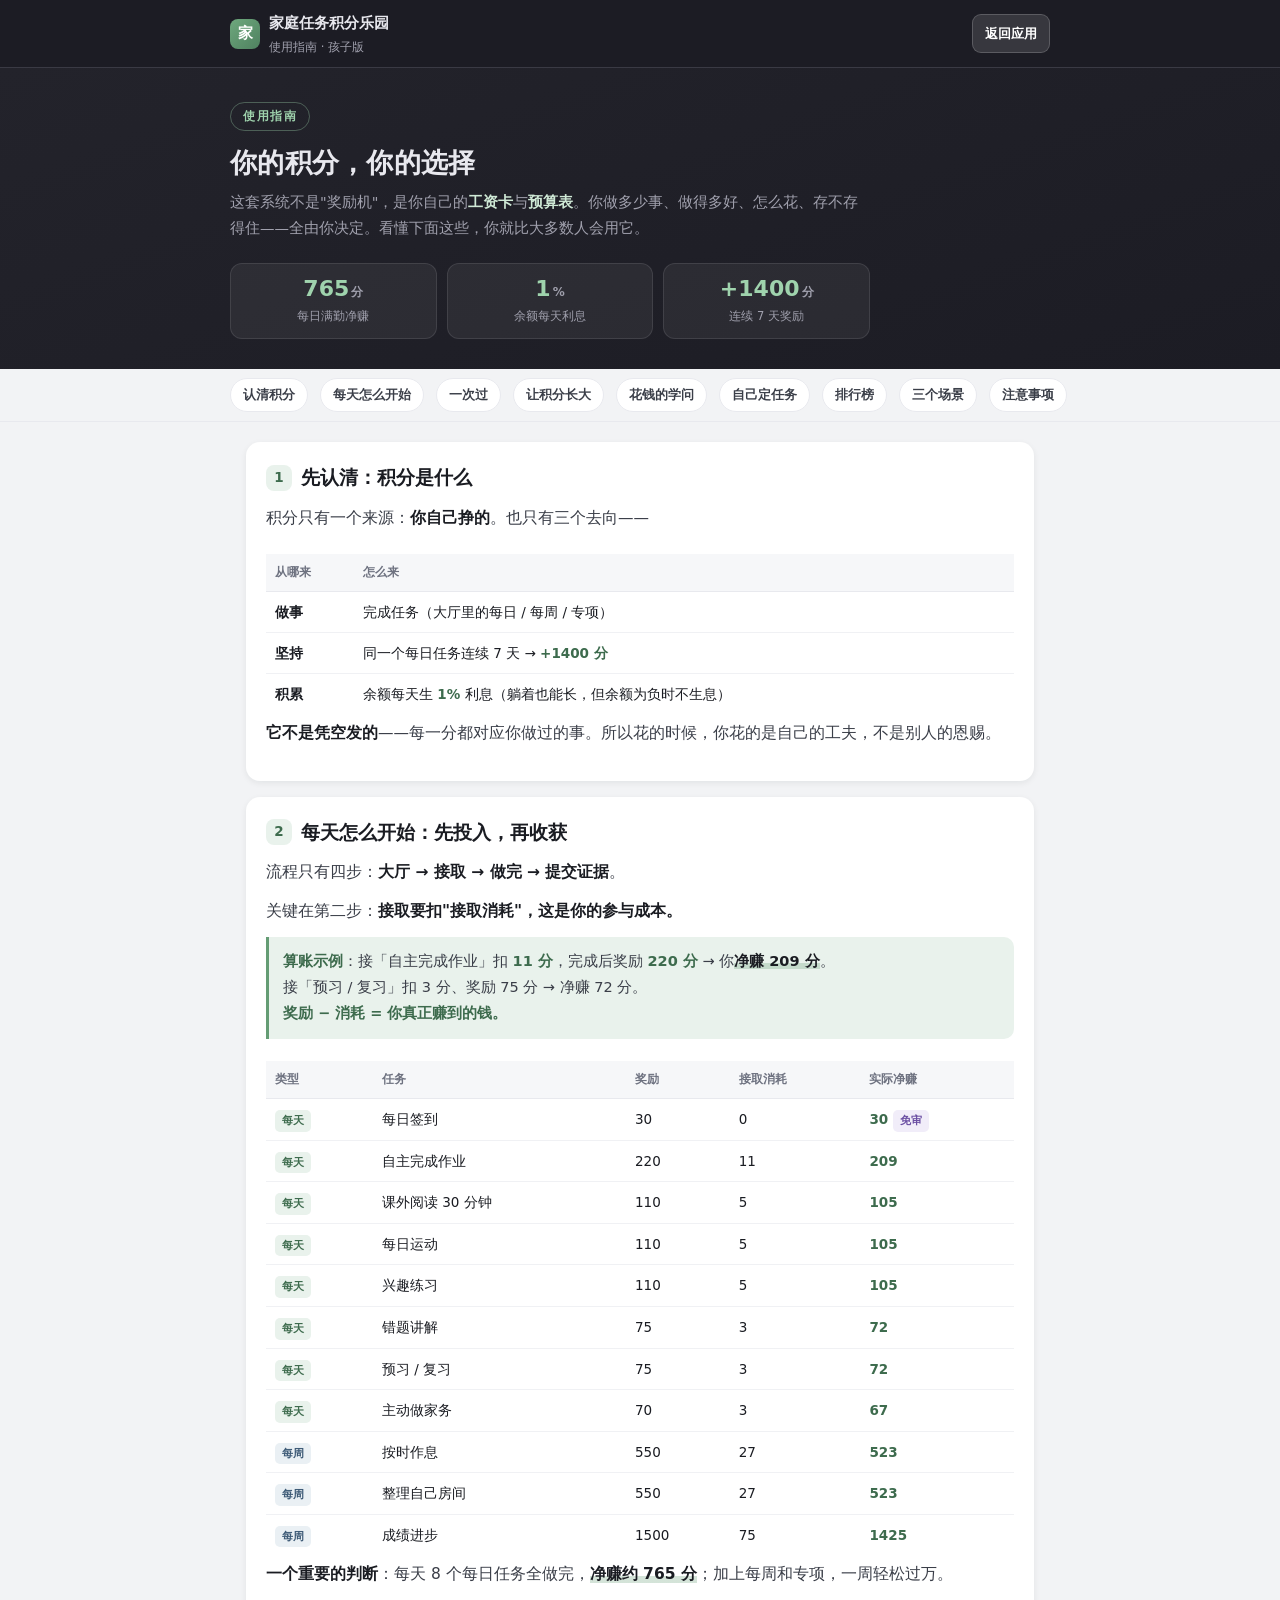
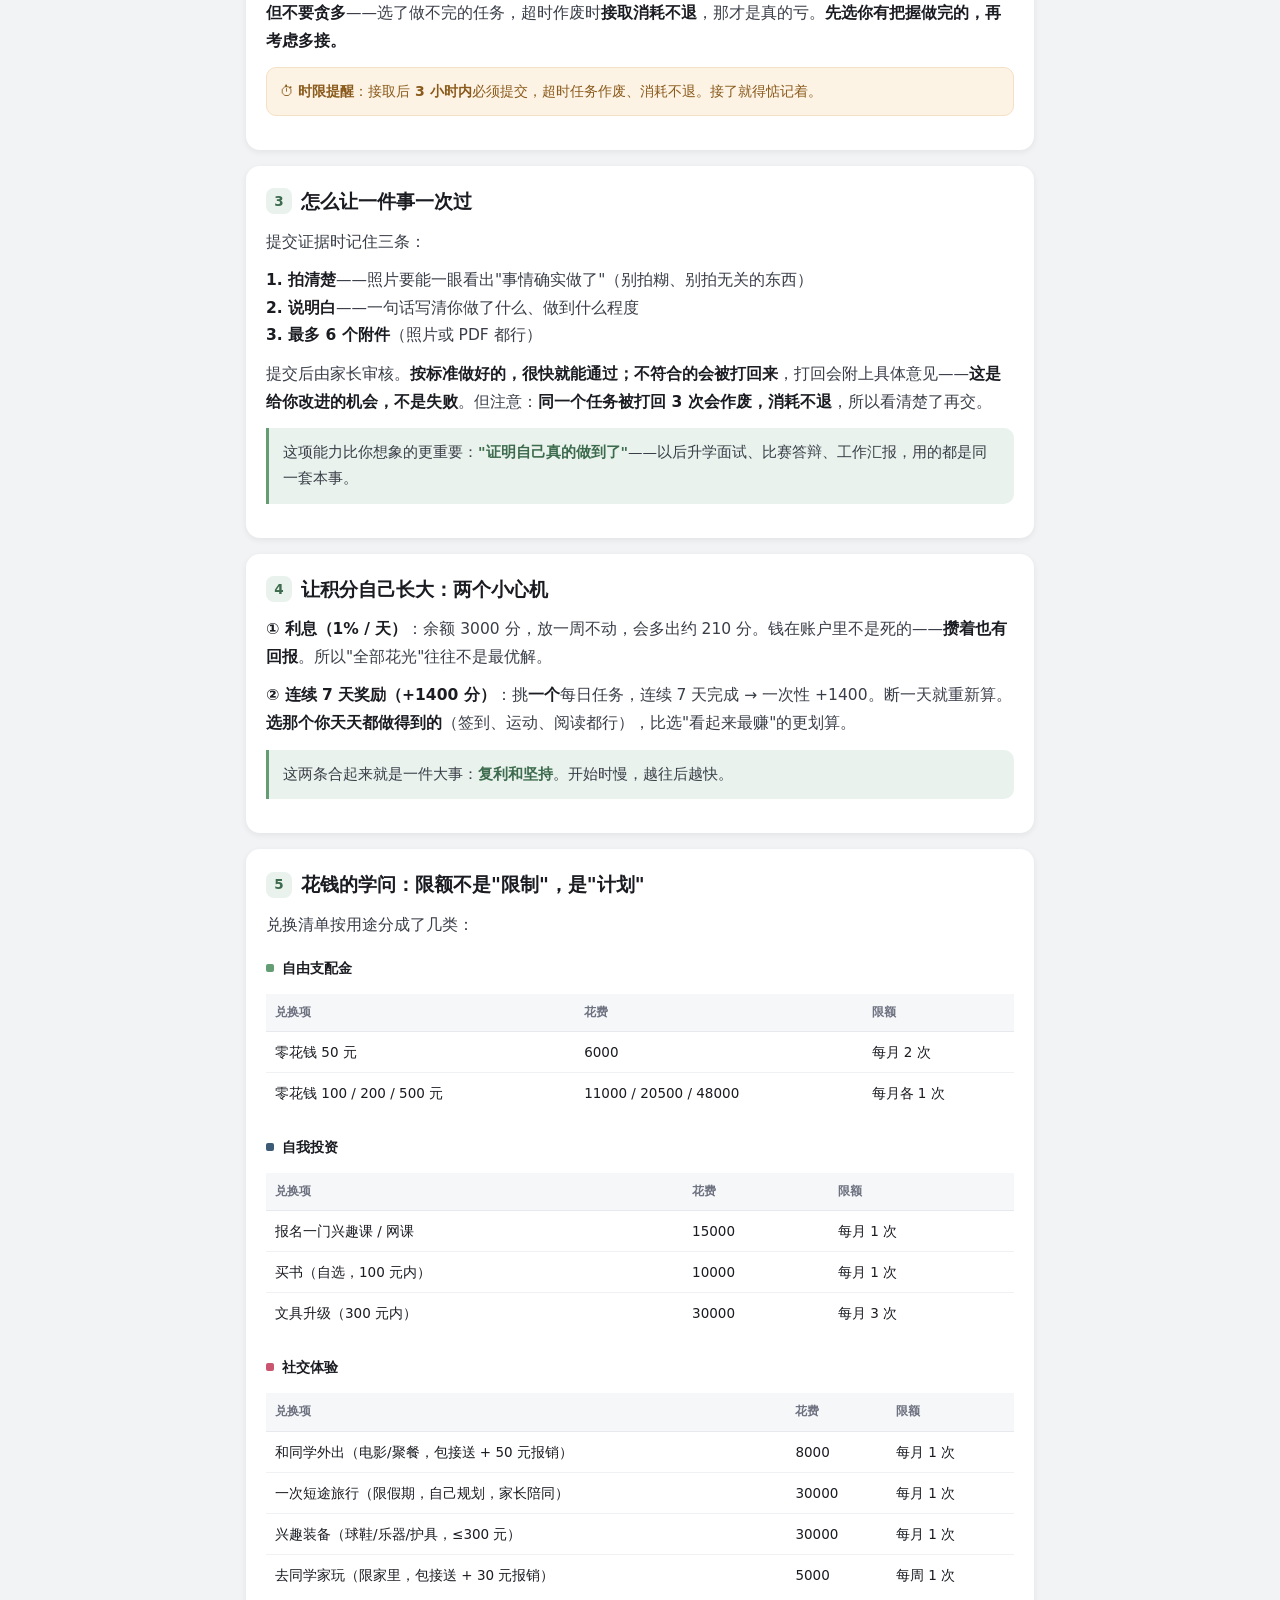
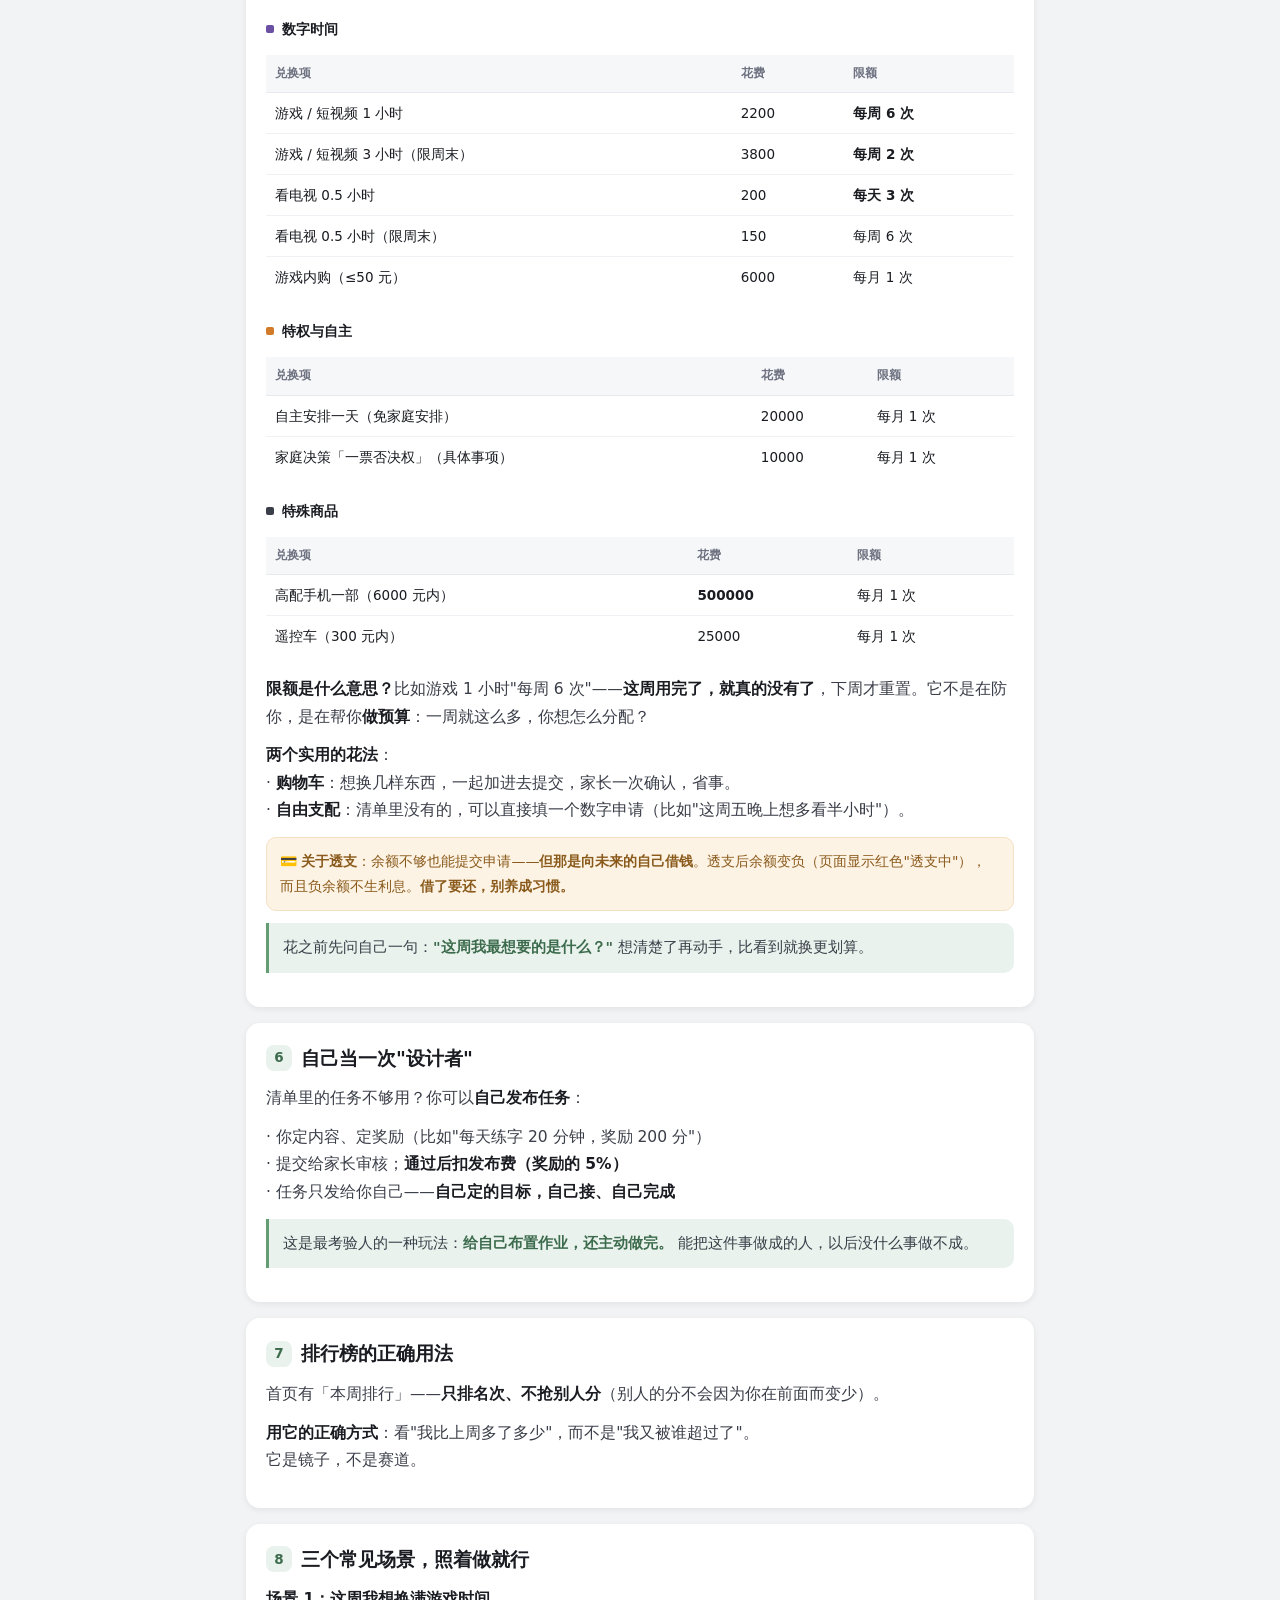
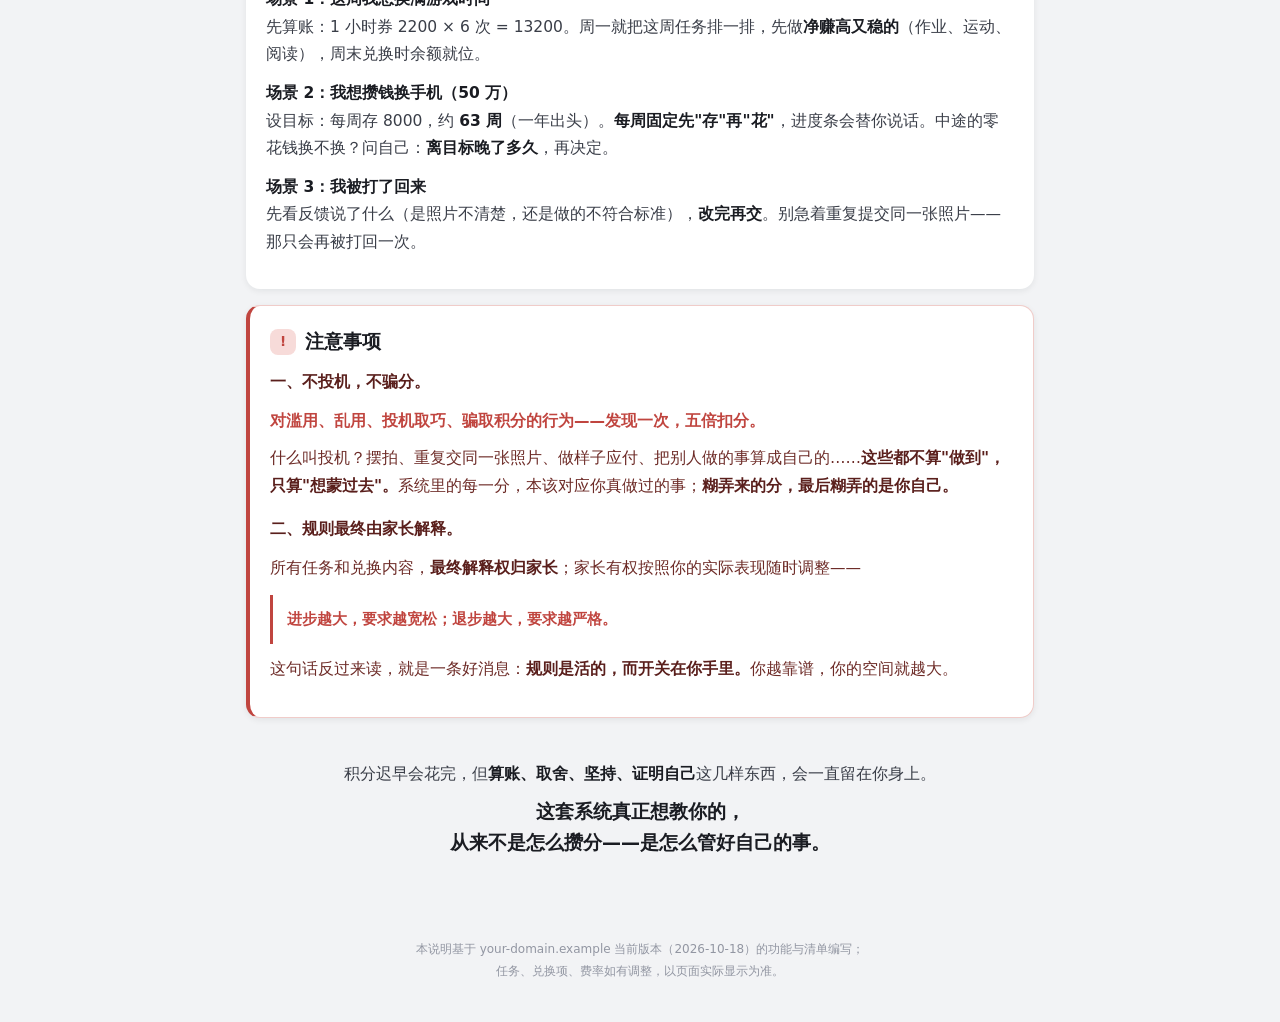
<file: static/guide.html>
<!DOCTYPE html>
<html lang="zh-CN">
<head>
<meta charset="utf-8">
<meta name="viewport" content="width=device-width, initial-scale=1, viewport-fit=cover">
<meta name="theme-color" content="#1C1C24">
<title>使用指南 · 家庭任务积分乐园</title>
<link rel="icon" href="data:image/svg+xml,%3Csvg xmlns='http://www.w3.org/2000/svg' viewBox='0 0 64 64'%3E%3Cdefs%3E%3ClinearGradient id='g' x1='0' y1='0' x2='1' y2='1'%3E%3Cstop offset='0' stop-color='%236ea87d'/%3E%3Cstop offset='1' stop-color='%234f8160'/%3E%3C/linearGradient%3E%3C/defs%3E%3Crect width='64' height='64' rx='14' fill='%231C1C24'/%3E%3Cpath d='M32 10l6.4 15.6L54 32l-15.6 6.4L32 54l-6.4-15.6L10 32l15.6-6.4z' fill='url(%23g)'/%3E%3C/svg%3E">
<style>
:root{
  --mil-black:#1C1C24; --mil-surface:#26262e; --mil-line:#3a3a44; --mil-text:#e8e8ee; --mil-text-2:#a0a0ad;
  --bg:#f2f3f5; --card:#fff; --ink:#1a1c22; --ink-2:#3a3e48; --muted:#6e7280;
  --line:#e8e9ee; --brand:#649C74; --brand-2:#4f8160; --brand-deep:#3d6b4d;
  --grad:linear-gradient(135deg,#6ea87d 0%,#4f8160 100%);
  --warn:#d17b28; --danger:#c0453f; --soft-mint:#e9f2ec; --soft-orange:#fdf3e4; --soft-red:#fbeceb; --soft-blue:#eaf0f4;
  --radius:14px; --shadow:0 6px 18px rgba(20,22,28,.09); --shadow-sm:0 2px 6px rgba(20,22,28,.07);
}
*{box-sizing:border-box;-webkit-tap-highlight-color:transparent}
html{scroll-behavior:smooth}
body{margin:0;background:var(--bg);color:var(--ink);
  font-family:system-ui,-apple-system,"Segoe UI","PingFang SC","Microsoft YaHei",sans-serif;
  font-size:15.5px;line-height:1.78;-webkit-font-smoothing:antialiased}

/* ---------- 顶栏 ---------- */
.top{position:sticky;top:0;z-index:20;background:var(--mil-black);color:var(--mil-text);
  display:flex;align-items:center;justify-content:space-between;gap:10px;
  padding:10px max(14px,calc((100vw - 820px)/2));border-bottom:1px solid var(--mil-line)}
.top .brand{display:flex;align-items:center;gap:9px;min-width:0}
.top .logo{width:30px;height:30px;border-radius:8px;background:var(--grad);display:grid;place-items:center;
  font-weight:800;font-size:15px;color:#fff;flex:none}
.top .name{font-weight:800;font-size:15px;white-space:nowrap}
.top .sub{font-size:11.5px;color:var(--mil-text-2);white-space:nowrap}
.top a.back{flex:none;color:#fff;text-decoration:none;font-size:13px;font-weight:700;
  background:rgba(255,255,255,.12);border:1px solid rgba(255,255,255,.18);
  padding:7px 12px;border-radius:9px}
.top a.back:hover{background:rgba(255,255,255,.2)}

/* ---------- Hero ---------- */
.hero{background:linear-gradient(160deg,#23232b 0%,#1C1C24 100%);color:var(--mil-text);
  padding:34px max(18px,calc((100vw - 820px)/2)) 30px}
.hero .kick{display:inline-block;font-size:11.5px;font-weight:800;letter-spacing:.14em;
  color:#9fd3ad;border:1px solid rgba(159,211,173,.35);border-radius:99px;padding:3px 12px;margin-bottom:14px}
.hero h1{margin:0 0 10px;font-size:27px;line-height:1.3;letter-spacing:.01em}
.hero p{margin:0;color:var(--mil-text-2);font-size:14.5px;max-width:640px}
.hero p b{color:#cfe9d6}
.stats{display:grid;grid-template-columns:repeat(3,1fr);gap:10px;margin-top:22px;max-width:640px}
.stat{background:rgba(255,255,255,.06);border:1px solid rgba(255,255,255,.1);border-radius:12px;padding:12px 10px;text-align:center}
.stat .n{font-size:22px;font-weight:800;color:#9fd3ad;line-height:1.2}
.stat .n small{font-size:12px;margin-left:2px;color:var(--mil-text-2);font-weight:600}
.stat .l{font-size:11.5px;color:var(--mil-text-2);margin-top:3px}

/* ---------- 目录 chips ---------- */
.toc{position:sticky;top:51px;z-index:15;background:rgba(242,243,245,.94);backdrop-filter:blur(6px);
  border-bottom:1px solid var(--line);overflow-x:auto;white-space:nowrap;
  padding:9px max(14px,calc((100vw - 820px)/2));scrollbar-width:none}
.toc::-webkit-scrollbar{display:none}
.toc a{display:inline-block;color:var(--ink-2);text-decoration:none;font-size:12.5px;font-weight:700;
  background:#fff;border:1px solid var(--line);border-radius:99px;padding:5px 12px;margin-right:7px}
.toc a:hover{border-color:var(--brand);color:var(--brand-deep)}

/* ---------- 正文 ---------- */
.wrap{max-width:820px;margin:0 auto;padding:20px 16px 70px}
section.card{background:var(--card);border-radius:var(--radius);box-shadow:var(--shadow-sm);
  padding:22px 20px;margin-bottom:16px;scroll-margin-top:96px}
h2{margin:0 0 14px;font-size:19px;line-height:1.4;display:flex;align-items:center;gap:9px}
h2 .num{flex:none;width:26px;height:26px;border-radius:8px;background:var(--soft-mint);
  color:var(--brand-deep);font-size:13.5px;font-weight:800;display:grid;place-items:center}
h3{margin:18px 0 8px;font-size:15.5px}
p{margin:0 0 11px;color:var(--ink-2)}
b{color:var(--ink)}
.hl{background:linear-gradient(transparent 62%,rgba(100,156,116,.28) 62%);font-weight:800;color:var(--ink)}
.quote{border-left:3px solid var(--brand);background:var(--soft-mint);border-radius:0 10px 10px 0;
  padding:12px 14px;margin:12px 0;font-size:14.5px;color:var(--ink-2)}
.quote b{color:var(--brand-deep)}
.tip{background:var(--soft-orange);border:1px solid #f3e1c6;border-radius:10px;padding:11px 13px;
  font-size:14px;color:#8a5a1c;margin:12px 0}
.tip b{color:#8a5a1c}

/* ---------- 表格 ---------- */
.tbl{width:100%;border-collapse:collapse;font-size:13.5px;margin:10px 0 6px}
.tbl th{background:#f6f7f9;color:var(--muted);font-weight:700;font-size:12px;text-align:left;
  padding:8px 9px;border-bottom:1px solid var(--line);white-space:nowrap}
.tbl td{padding:8px 9px;border-bottom:1px solid #f0f1f4;vertical-align:top}
.tbl tr:last-child td{border-bottom:none}
.tbl .num{font-variant-numeric:tabular-nums;white-space:nowrap}
.tbl .gain{font-weight:800;color:var(--brand-deep);font-variant-numeric:tabular-nums;white-space:nowrap}
.tag{display:inline-block;font-size:11px;font-weight:800;border-radius:5px;padding:1px 7px;white-space:nowrap}
.tag.daily{background:var(--soft-mint);color:var(--brand-deep)}
.tag.week{background:var(--soft-blue);color:#3d5a76}
.tag.free{background:#f1edf9;color:#6b4fa3}
.cat{margin-top:16px}
.cat .cat-h{display:flex;align-items:center;gap:8px;font-size:13.5px;font-weight:800;color:var(--ink);margin-bottom:4px}
.cat .cat-h i{width:8px;height:8px;border-radius:2px;flex:none}
.scroll-x{overflow-x:auto;-webkit-overflow-scrolling:touch}

/* ---------- 注意事项 ---------- */
.notice{background:var(--soft-red);border:1px solid #f0ccc9;border-left:4px solid var(--danger);
  border-radius:0 var(--radius) var(--radius) 0;box-shadow:none}
.notice h2 .num{background:#f7dbd9;color:var(--danger)}
.notice p{color:#6d2b27}
.notice b{color:#5a1f1c}
.notice .rule-big{font-size:15.5px;font-weight:800;color:var(--danger);margin:6px 0 10px}
.notice .quote{background:#fff;border-left-color:var(--danger)}
.notice .quote b{color:var(--danger)}
.danger-em{color:var(--danger);font-weight:800}

/* ---------- 结尾 ---------- */
.end{text-align:center;padding:26px 10px 6px}
.end .line{font-size:16px;color:var(--ink-2)}
.end .big{font-size:19px;font-weight:800;color:var(--ink);margin-top:8px;line-height:1.6}
.foot{max-width:820px;margin:6px auto 0;padding:0 16px 40px;color:#9296a2;font-size:12px;text-align:center}
.topbtn{position:fixed;right:16px;bottom:calc(18px + env(safe-area-inset-bottom));z-index:30;
  width:42px;height:42px;border-radius:50%;border:none;background:var(--mil-black);color:#fff;
  font-size:18px;box-shadow:var(--shadow);cursor:pointer;opacity:0;pointer-events:none;transition:opacity .2s}
.topbtn.show{opacity:1;pointer-events:auto}
@media(max-width:420px){
  .hero h1{font-size:23px}
  .stats{grid-template-columns:repeat(3,1fr);gap:8px}
  .stat .n{font-size:19px}
  section.card{padding:18px 15px}
  h2{font-size:17.5px}
  body{font-size:15px}
}
</style>
</head>
<body>

<header class="top">
  <div class="brand">
    <span class="logo">家</span>
    <div>
      <div class="name">家庭任务积分乐园</div>
      <div class="sub">使用指南 · 孩子版</div>
    </div>
  </div>
  <a class="back" href="/">返回应用</a>
</header>

<div class="hero">
  <span class="kick">使用指南</span>
  <h1>你的积分，你的选择</h1>
  <p>这套系统不是"奖励机"，是你自己的<b>工资卡</b>与<b>预算表</b>。你做多少事、做得多好、怎么花、存不存得住——全由你决定。看懂下面这些，你就比大多数人会用它。</p>
  <div class="stats">
    <div class="stat"><div class="n">765<small>分</small></div><div class="l">每日满勤净赚</div></div>
    <div class="stat"><div class="n">1<small>%</small></div><div class="l">余额每天利息</div></div>
    <div class="stat"><div class="n">+1400<small>分</small></div><div class="l">连续 7 天奖励</div></div>
  </div>
</div>

<nav class="toc">
  <a href="#c1">认清积分</a>
  <a href="#c2">每天怎么开始</a>
  <a href="#c3">一次过</a>
  <a href="#c4">让积分长大</a>
  <a href="#c5">花钱的学问</a>
  <a href="#c6">自己定任务</a>
  <a href="#c7">排行榜</a>
  <a href="#c8">三个场景</a>
  <a href="#notice">注意事项</a>
</nav>

<main class="wrap">

  <!-- 一 -->
  <section class="card" id="c1">
    <h2><span class="num">1</span>先认清：积分是什么</h2>
    <p>积分只有一个来源：<b>你自己挣的</b>。也只有三个去向——</p>
    <div class="scroll-x">
      <table class="tbl">
        <tr><th style="width:88px">从哪来</th><th>怎么来</th></tr>
        <tr><td><b>做事</b></td><td>完成任务（大厅里的每日 / 每周 / 专项）</td></tr>
        <tr><td><b>坚持</b></td><td>同一个每日任务连续 7 天 → <span class="gain">+1400 分</span></td></tr>
        <tr><td><b>积累</b></td><td>余额每天生 <span class="gain">1%</span> 利息（躺着也能长，但余额为负时不生息）</td></tr>
      </table>
    </div>
    <p><b>它不是凭空发的</b>——每一分都对应你做过的事。所以花的时候，你花的是自己的工夫，不是别人的恩赐。</p>
  </section>

  <!-- 二 -->
  <section class="card" id="c2">
    <h2><span class="num">2</span>每天怎么开始：先投入，再收获</h2>
    <p>流程只有四步：<b>大厅 → 接取 → 做完 → 提交证据</b>。</p>
    <p>关键在第二步：<b>接取要扣"接取消耗"，这是你的参与成本。</b></p>
    <div class="quote">
      <b>算账示例</b>：接「自主完成作业」扣 <b>11 分</b>，完成后奖励 <b>220 分</b> → 你<span class="hl">净赚 209 分</span>。<br>
      接「预习 / 复习」扣 3 分、奖励 75 分 → 净赚 72 分。<br>
      <b>奖励 − 消耗 = 你真正赚到的钱。</b>
    </div>
    <div class="scroll-x">
      <table class="tbl">
        <tr><th>类型</th><th>任务</th><th class="num">奖励</th><th class="num">接取消耗</th><th class="num">实际净赚</th></tr>
        <tr><td><span class="tag daily">每天</span></td><td>每日签到</td><td class="num">30</td><td class="num">0</td><td class="gain">30 <span class="tag free">免审</span></td></tr>
        <tr><td><span class="tag daily">每天</span></td><td>自主完成作业</td><td class="num">220</td><td class="num">11</td><td class="gain">209</td></tr>
        <tr><td><span class="tag daily">每天</span></td><td>课外阅读 30 分钟</td><td class="num">110</td><td class="num">5</td><td class="gain">105</td></tr>
        <tr><td><span class="tag daily">每天</span></td><td>每日运动</td><td class="num">110</td><td class="num">5</td><td class="gain">105</td></tr>
        <tr><td><span class="tag daily">每天</span></td><td>兴趣练习</td><td class="num">110</td><td class="num">5</td><td class="gain">105</td></tr>
        <tr><td><span class="tag daily">每天</span></td><td>错题讲解</td><td class="num">75</td><td class="num">3</td><td class="gain">72</td></tr>
        <tr><td><span class="tag daily">每天</span></td><td>预习 / 复习</td><td class="num">75</td><td class="num">3</td><td class="gain">72</td></tr>
        <tr><td><span class="tag daily">每天</span></td><td>主动做家务</td><td class="num">70</td><td class="num">3</td><td class="gain">67</td></tr>
        <tr><td><span class="tag week">每周</span></td><td>按时作息</td><td class="num">550</td><td class="num">27</td><td class="gain">523</td></tr>
        <tr><td><span class="tag week">每周</span></td><td>整理自己房间</td><td class="num">550</td><td class="num">27</td><td class="gain">523</td></tr>
        <tr><td><span class="tag week">每周</span></td><td>成绩进步</td><td class="num">1500</td><td class="num">75</td><td class="gain">1425</td></tr>
      </table>
    </div>
    <p><b>一个重要的判断</b>：每天 8 个每日任务全做完，<span class="hl">净赚约 765 分</span>；加上每周和专项，一周轻松过万。</p>
    <p><b>但不要贪多</b>——选了做不完的任务，超时作废时<b>接取消耗不退</b>，那才是真的亏。<b>先选你有把握做完的，再考虑多接。</b></p>
    <div class="tip">⏱ <b>时限提醒</b>：接取后 <b>3 小时内</b>必须提交，超时任务作废、消耗不退。接了就得惦记着。</div>
  </section>

  <!-- 三 -->
  <section class="card" id="c3">
    <h2><span class="num">3</span>怎么让一件事一次过</h2>
    <p>提交证据时记住三条：</p>
    <p><b>1. 拍清楚</b>——照片要能一眼看出"事情确实做了"（别拍糊、别拍无关的东西）<br>
       <b>2. 说明白</b>——一句话写清你做了什么、做到什么程度<br>
       <b>3. 最多 6 个附件</b>（照片或 PDF 都行）</p>
    <p>提交后由家长审核。<b>按标准做好的，很快就能通过；不符合的会被打回来</b>，打回会附上具体意见——<b>这是给你改进的机会，不是失败</b>。但注意：<b>同一个任务被打回 3 次会作废，消耗不退</b>，所以看清楚了再交。</p>
    <div class="quote">这项能力比你想象的更重要：<b>"证明自己真的做到了"</b>——以后升学面试、比赛答辩、工作汇报，用的都是同一套本事。</div>
  </section>

  <!-- 四 -->
  <section class="card" id="c4">
    <h2><span class="num">4</span>让积分自己长大：两个小心机</h2>
    <p><b>① 利息（1% / 天）</b>：余额 3000 分，放一周不动，会多出约 <span class="gain">210 分</span>。钱在账户里不是死的——<b>攒着也有回报</b>。所以"全部花光"往往不是最优解。</p>
    <p><b>② 连续 7 天奖励（+1400 分）</b>：挑<b>一个</b>每日任务，连续 7 天完成 → 一次性 <span class="gain">+1400</span>。断一天就重新算。<b>选那个你天天都做得到的</b>（签到、运动、阅读都行），比选"看起来最赚"的更划算。</p>
    <div class="quote">这两条合起来就是一件大事：<b>复利和坚持</b>。开始时慢，越往后越快。</div>
  </section>

  <!-- 五 -->
  <section class="card" id="c5">
    <h2><span class="num">5</span>花钱的学问：限额不是"限制"，是"计划"</h2>
    <p>兑换清单按用途分成了几类：</p>

    <div class="cat">
      <div class="cat-h"><i style="background:#649C74"></i>自由支配金</div>
      <div class="scroll-x"><table class="tbl">
        <tr><th>兑换项</th><th class="num">花费</th><th>限额</th></tr>
        <tr><td>零花钱 50 元</td><td class="num">6000</td><td>每月 2 次</td></tr>
        <tr><td>零花钱 100 / 200 / 500 元</td><td class="num">11000 / 20500 / 48000</td><td>每月各 1 次</td></tr>
      </table></div>
    </div>

    <div class="cat">
      <div class="cat-h"><i style="background:#3d5a76"></i>自我投资</div>
      <div class="scroll-x"><table class="tbl">
        <tr><th>兑换项</th><th class="num">花费</th><th>限额</th></tr>
        <tr><td>报名一门兴趣课 / 网课</td><td class="num">15000</td><td>每月 1 次</td></tr>
        <tr><td>买书（自选，100 元内）</td><td class="num">10000</td><td>每月 1 次</td></tr>
        <tr><td>文具升级（300 元内）</td><td class="num">30000</td><td>每月 3 次</td></tr>
      </table></div>
    </div>

    <div class="cat">
      <div class="cat-h"><i style="background:#c9566e"></i>社交体验</div>
      <div class="scroll-x"><table class="tbl">
        <tr><th>兑换项</th><th class="num">花费</th><th>限额</th></tr>
        <tr><td>和同学外出（电影/聚餐，包接送 + 50 元报销）</td><td class="num">8000</td><td>每月 1 次</td></tr>
        <tr><td>一次短途旅行（限假期，自己规划，家长陪同）</td><td class="num">30000</td><td>每月 1 次</td></tr>
        <tr><td>兴趣装备（球鞋/乐器/护具，≤300 元）</td><td class="num">30000</td><td>每月 1 次</td></tr>
        <tr><td>去同学家玩（限家里，包接送 + 30 元报销）</td><td class="num">5000</td><td>每周 1 次</td></tr>
      </table></div>
    </div>

    <div class="cat">
      <div class="cat-h"><i style="background:#6b4fa3"></i>数字时间</div>
      <div class="scroll-x"><table class="tbl">
        <tr><th>兑换项</th><th class="num">花费</th><th>限额</th></tr>
        <tr><td>游戏 / 短视频 1 小时</td><td class="num">2200</td><td><b>每周 6 次</b></td></tr>
        <tr><td>游戏 / 短视频 3 小时（限周末）</td><td class="num">3800</td><td><b>每周 2 次</b></td></tr>
        <tr><td>看电视 0.5 小时</td><td class="num">200</td><td><b>每天 3 次</b></td></tr>
        <tr><td>看电视 0.5 小时（限周末）</td><td class="num">150</td><td>每周 6 次</td></tr>
        <tr><td>游戏内购（≤50 元）</td><td class="num">6000</td><td>每月 1 次</td></tr>
      </table></div>
    </div>

    <div class="cat">
      <div class="cat-h"><i style="background:#d17b28"></i>特权与自主</div>
      <div class="scroll-x"><table class="tbl">
        <tr><th>兑换项</th><th class="num">花费</th><th>限额</th></tr>
        <tr><td>自主安排一天（免家庭安排）</td><td class="num">20000</td><td>每月 1 次</td></tr>
        <tr><td>家庭决策「一票否决权」（具体事项）</td><td class="num">10000</td><td>每月 1 次</td></tr>
      </table></div>
    </div>

    <div class="cat">
      <div class="cat-h"><i style="background:#3a3e48"></i>特殊商品</div>
      <div class="scroll-x"><table class="tbl">
        <tr><th>兑换项</th><th class="num">花费</th><th>限额</th></tr>
        <tr><td>高配手机一部（6000 元内）</td><td class="num"><b>500000</b></td><td>每月 1 次</td></tr>
        <tr><td>遥控车（300 元内）</td><td class="num">25000</td><td>每月 1 次</td></tr>
      </table></div>
    </div>

    <p style="margin-top:14px"><b>限额是什么意思？</b>比如游戏 1 小时"每周 6 次"——<b>这周用完了，就真的没有了</b>，下周才重置。它不是在防你，是在帮你<b>做预算</b>：一周就这么多，你想怎么分配？</p>
    <p><b>两个实用的花法</b>：<br>
      · <b>购物车</b>：想换几样东西，一起加进去提交，家长一次确认，省事。<br>
      · <b>自由支配</b>：清单里没有的，可以直接填一个数字申请（比如"这周五晚上想多看半小时"）。</p>
    <div class="tip">💳 <b>关于透支</b>：余额不够也能提交申请——<b>但那是向未来的自己借钱</b>。透支后余额变负（页面显示红色"透支中"），而且负余额不生利息。<b>借了要还，别养成习惯。</b></div>
    <div class="quote">花之前先问自己一句：<b>"这周我最想要的是什么？"</b> 想清楚了再动手，比看到就换更划算。</div>
  </section>

  <!-- 六 -->
  <section class="card" id="c6">
    <h2><span class="num">6</span>自己当一次"设计者"</h2>
    <p>清单里的任务不够用？你可以<b>自己发布任务</b>：</p>
    <p>· 你定内容、定奖励（比如"每天练字 20 分钟，奖励 200 分"）<br>
       · 提交给家长审核；<b>通过后扣发布费（奖励的 5%）</b><br>
       · 任务只发给你自己——<b>自己定的目标，自己接、自己完成</b></p>
    <div class="quote">这是最考验人的一种玩法：<b>给自己布置作业，还主动做完。</b> 能把这件事做成的人，以后没什么事做不成。</div>
  </section>

  <!-- 七 -->
  <section class="card" id="c7">
    <h2><span class="num">7</span>排行榜的正确用法</h2>
    <p>首页有「本周排行」——<b>只排名次、不抢别人分</b>（别人的分不会因为你在前面而变少）。</p>
    <p><b>用它的正确方式</b>：看"我比上周多了多少"，而不是"我又被谁超过了"。<br>它是镜子，不是赛道。</p>
  </section>

  <!-- 八 -->
  <section class="card" id="c8">
    <h2><span class="num">8</span>三个常见场景，照着做就行</h2>
    <p><b>场景 1：这周我想换满游戏时间</b><br>先算账：1 小时券 2200 × 6 次 = 13200。周一就把这周任务排一排，先做<b>净赚高又稳的</b>（作业、运动、阅读），周末兑换时余额就位。</p>
    <p><b>场景 2：我想攒钱换手机（50 万）</b><br>设目标：每周存 8000，约 <b>63 周</b>（一年出头）。<b>每周固定先"存"再"花"</b>，进度条会替你说话。中途的零花钱换不换？问自己：<b>离目标晚了多久</b>，再决定。</p>
    <p><b>场景 3：我被打了回来</b><br>先看反馈说了什么（是照片不清楚，还是做的不符合标准），<b>改完再交</b>。别急着重复提交同一张照片——那只会再被打回一次。</p>
  </section>

  <!-- 注意事项 -->
  <section class="card notice" id="notice">
    <h2><span class="num">!</span>注意事项</h2>
    <p><b>一、不投机，不骗分。</b></p>
    <p class="rule-big">对滥用、乱用、投机取巧、骗取积分的行为——发现一次，五倍扣分。</p>
    <p>什么叫投机？摆拍、重复交同一张照片、做样子应付、把别人做的事算成自己的……<b>这些都不算"做到"，只算"想蒙过去"。</b>系统里的每一分，本该对应你真做过的事；<b>糊弄来的分，最后糊弄的是你自己。</b></p>
    <p style="margin-top:16px"><b>二、规则最终由家长解释。</b></p>
    <p>所有任务和兑换内容，<b>最终解释权归家长</b>；家长有权按照你的实际表现随时调整——</p>
    <div class="quote"><b>进步越大，要求越宽松；退步越大，要求越严格。</b></div>
    <p>这句话反过来读，就是一条好消息：<b>规则是活的，而开关在你手里。</b>你越靠谱，你的空间就越大。</p>
  </section>

  <!-- 结尾 -->
  <div class="end">
    <div class="line">积分迟早会花完，但<b>算账、取舍、坚持、证明自己</b>这几样东西，会一直留在你身上。</div>
    <div class="big">这套系统真正想教你的，<br>从来不是怎么攒分——是怎么管好自己的事。</div>
  </div>

</main>

<div class="foot">本说明基于 your-domain.example 当前版本（2026-10-18）的功能与清单编写；<br>任务、兑换项、费率如有调整，以页面实际显示为准。</div>

<button class="topbtn" id="toTop" aria-label="回到顶部">↑</button>

<script>
(function () {
  var btn = document.getElementById('toTop');
  window.addEventListener('scroll', function () {
    if (window.scrollY > 600) btn.classList.add('show');
    else btn.classList.remove('show');
  }, { passive: true });
  btn.addEventListener('click', function () {
    window.scrollTo({ top: 0, behavior: 'smooth' });
  });
})();
</script>
</body>
</html>
</file>
